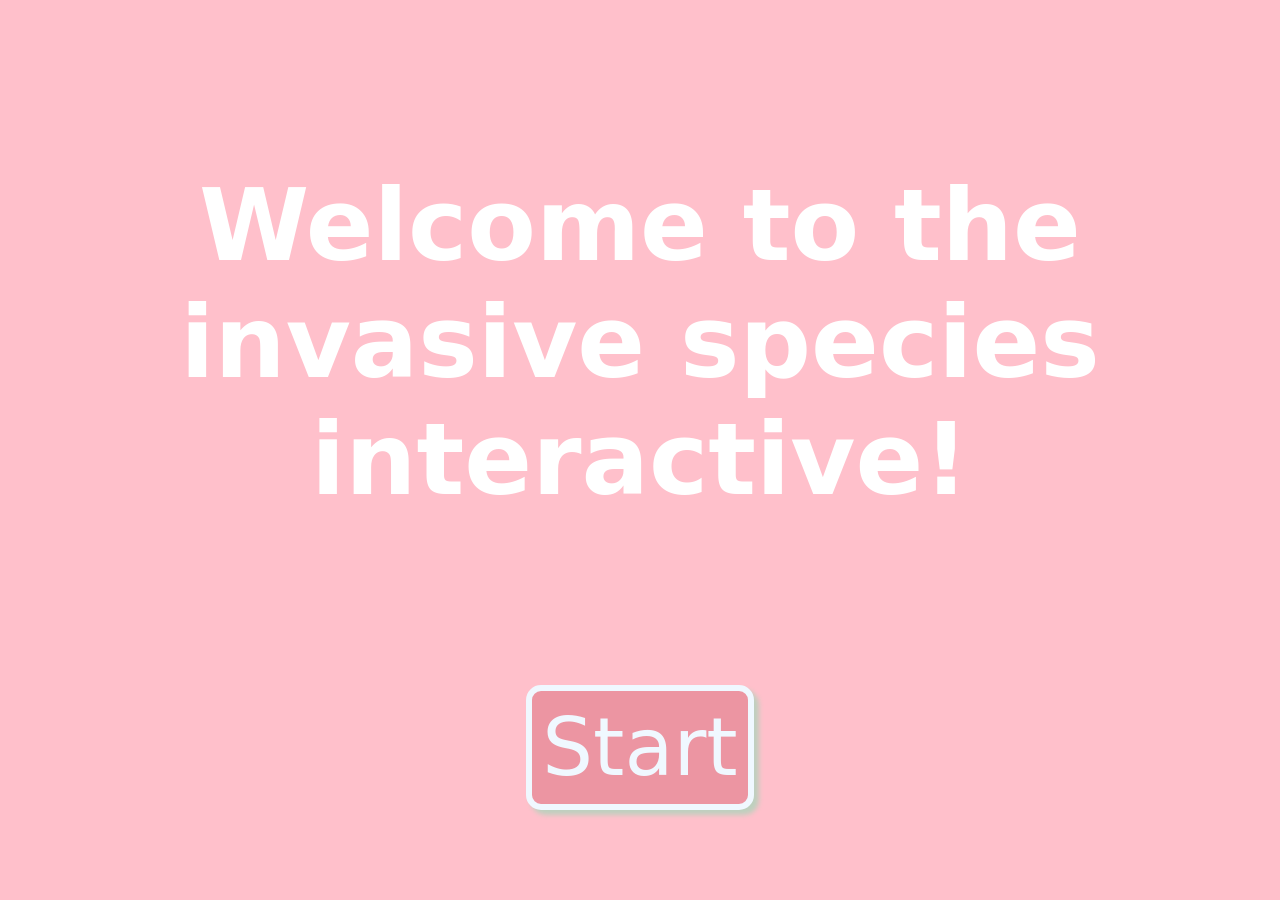
<file: bio isp/index.html>
<!DOCTYPE html>
<html lang="en">
<head>
    <link rel="Stylesheet" href="Stylesheet.css">
</head>

<body>
   <h1>Welcome to the invasive species interactive!</h1>
       
       
   <div class=hyperlink> </div><a href="newpage.html">Start</a>

 

</div>
</body>
</file>
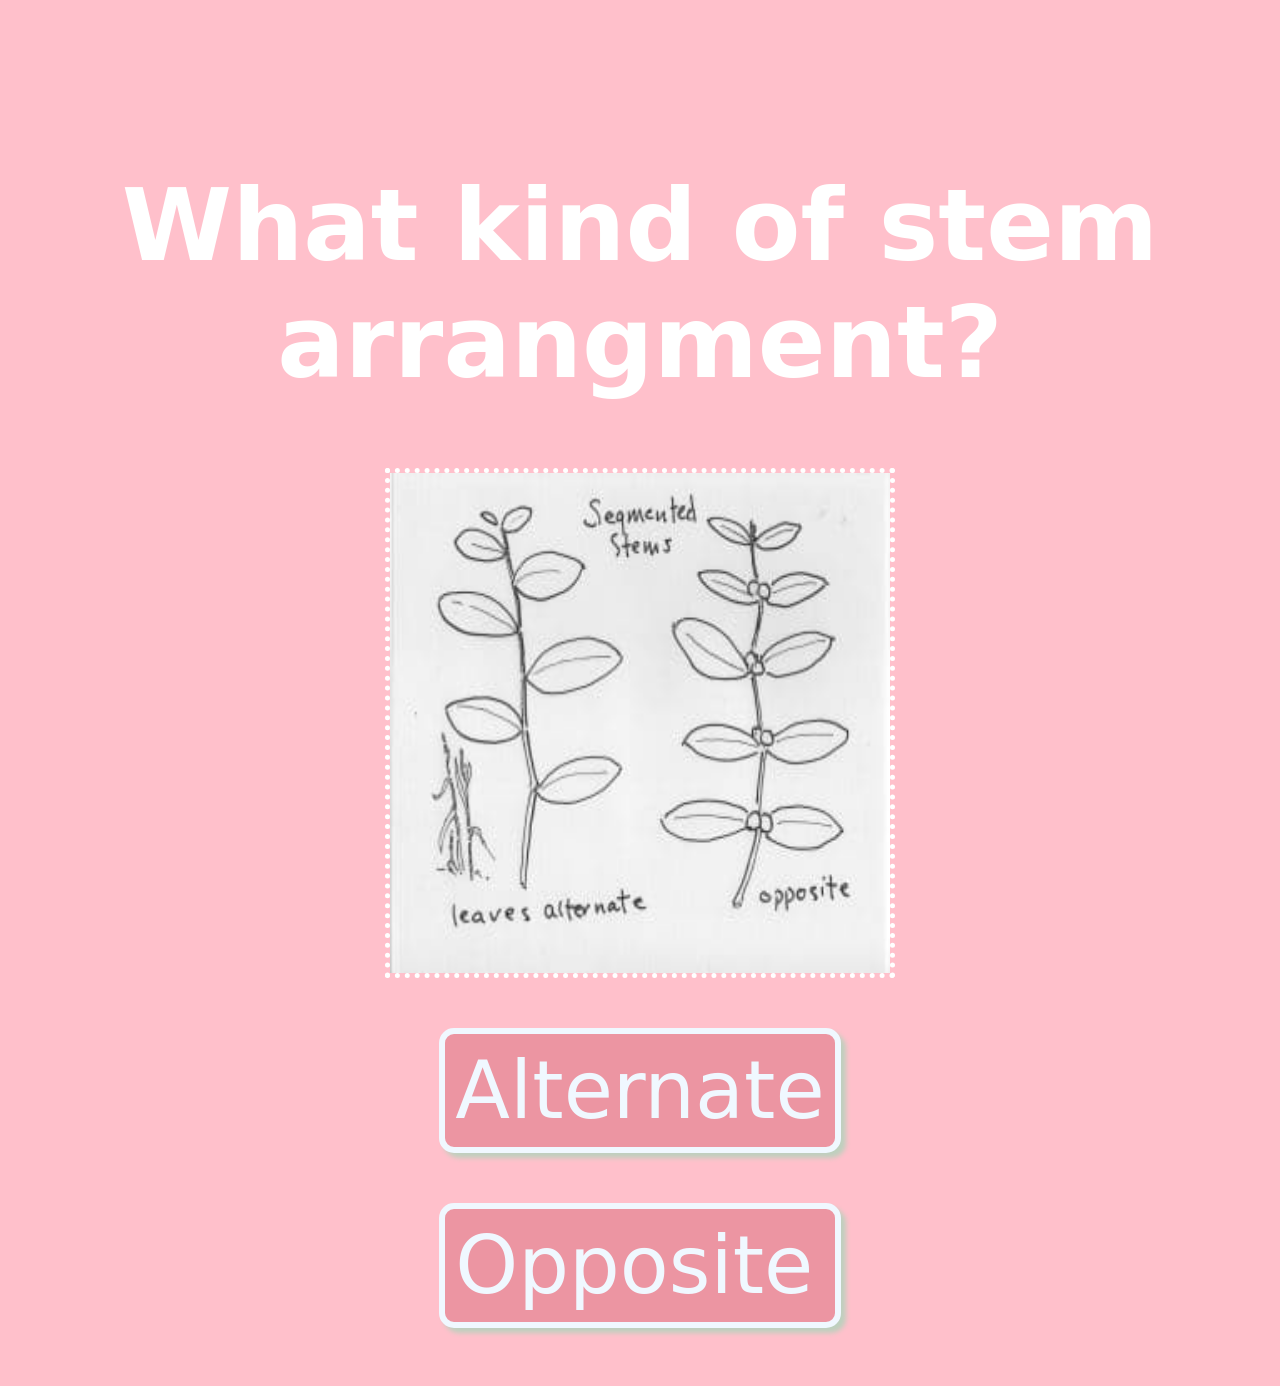
<file: bio isp/newpage.html>
<!DOCTYPE html>
<html lang="en">
<head>
    <link rel="Stylesheet" href="Stylesheet.css">

    <body>
        <h1>What kind of stem arrangment?</h1>
        <img  src="alternate-stem.jpeg">

        <div class="hyperlink">

        <a href="newpagealternate.html">Alternate</a>
       
      <a href="newpageopposite.html">Opposite</a>


</div>
    </body>
</file>
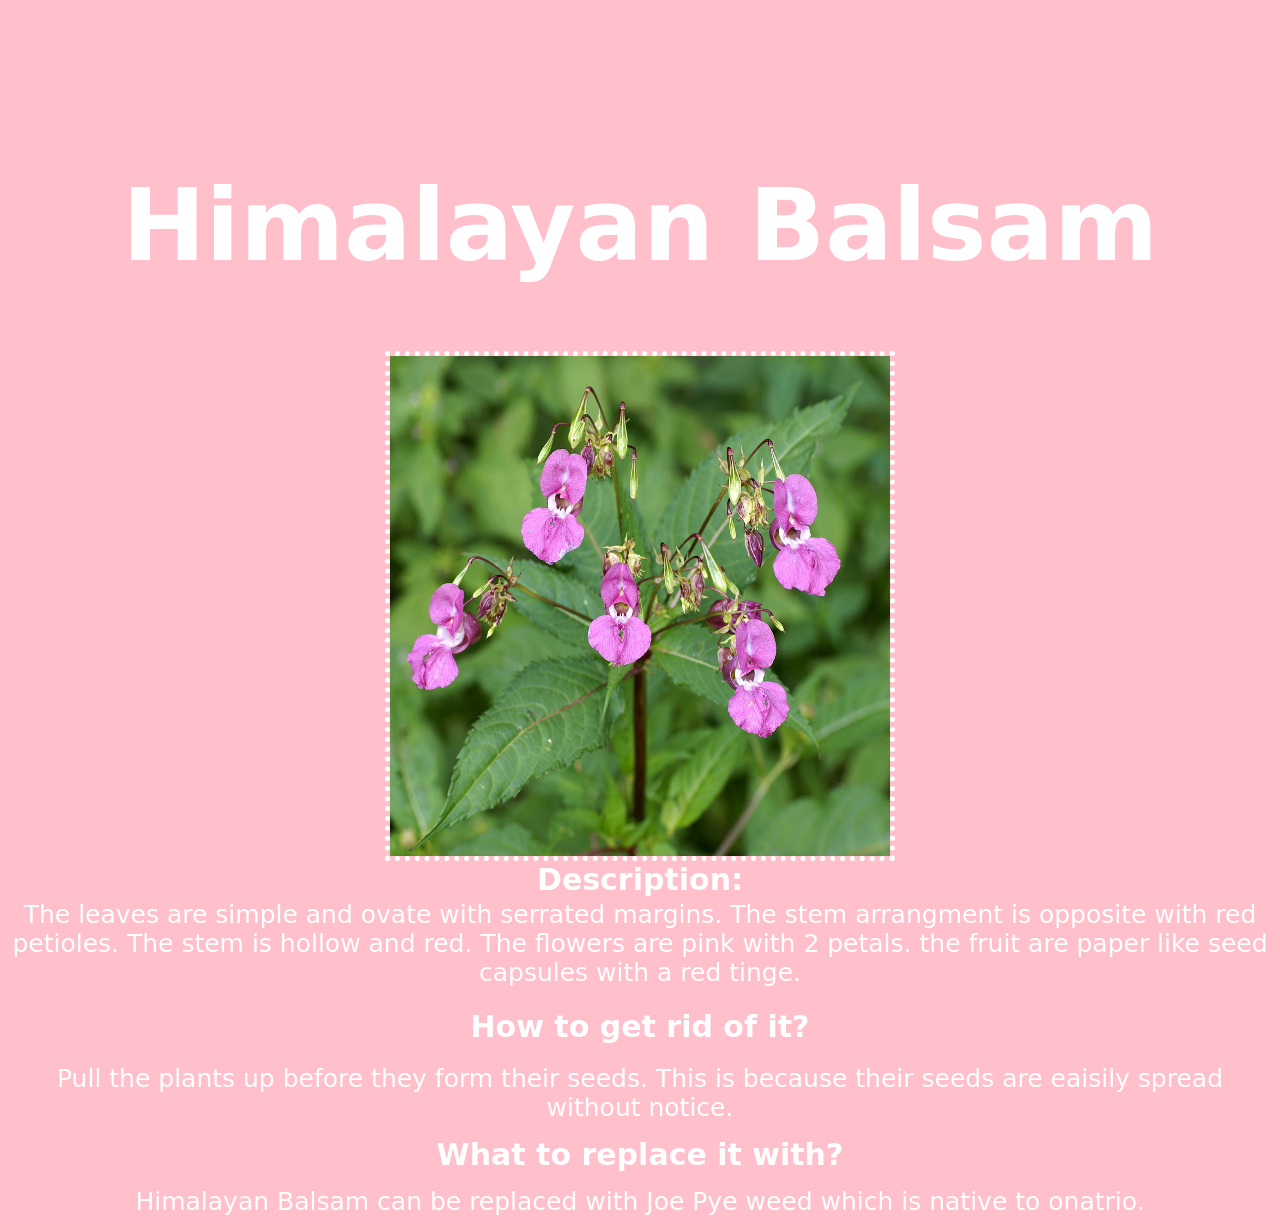
<file: bio isp/newpage2.html>
<!DOCTYPE html>
<html lang="en">
<head>
    <link rel="Stylesheet" href="Stylesheet.css">

    <body>
       <body>
        <h1>Himalayan Balsam</h1>
        <img src="balsam.jpg">

        <h2>
            Description:
        </h2>

        <p>
         The leaves are simple and ovate with serrated margins. The stem arrangment is opposite with red petioles. The stem is hollow and red. The flowers are pink with 2 petals. the fruit are paper like seed capsules with a red tinge. 
        </p>

        <h3>
            How to get rid of it?
        </h3>
    
   <p2>

  Pull the plants up before they form their seeds. This is because their seeds are eaisily spread without notice. 
   <h4>
What to replace it with?
   </h4>
           <p3>
            Himalayan Balsam can be replaced with Joe Pye weed which is native to onatrio. 
        </p3>
    </body>
    </body>
</file>
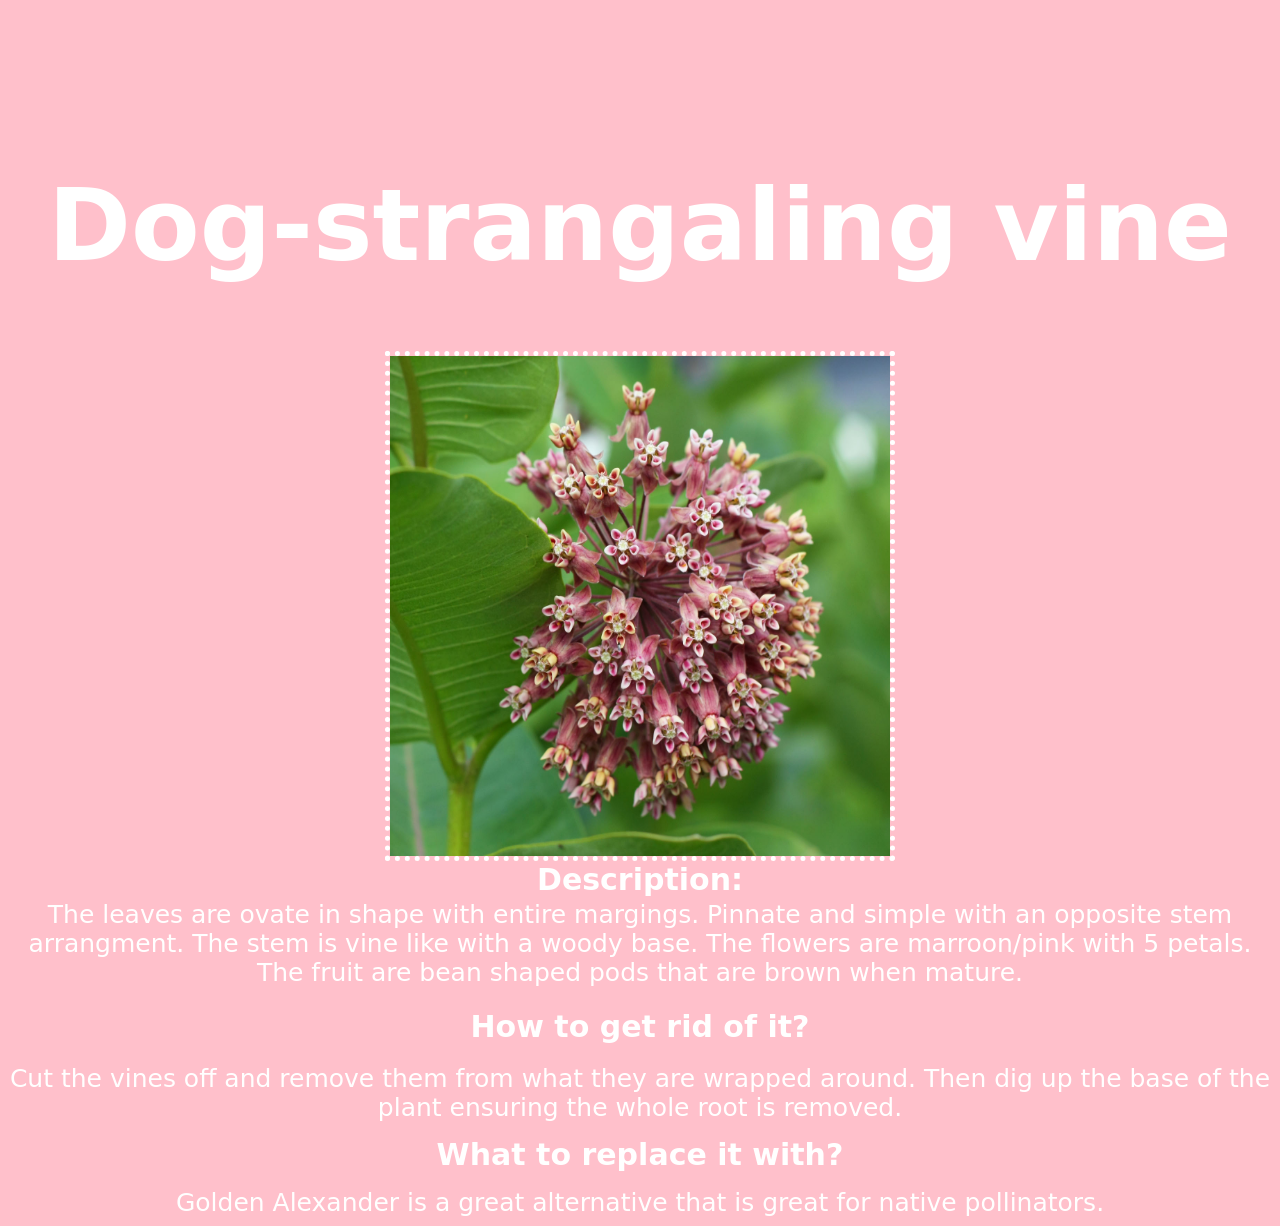
<file: bio isp/newpage5.html>
<!DOCTYPE html>
<html lang="en">
<head>
    <link rel="Stylesheet" href="Stylesheet.css">

    <body>
       <body>
        <h1>Dog-strangaling vine </h1>
        <img src="dog.jpg">

        <h2>
            Description:
        </h2>

        <p>
       The leaves are ovate in shape with entire margings. Pinnate and simple with an opposite stem arrangment. The stem is vine like with a woody base. The flowers are marroon/pink with 5 petals. The fruit are bean shaped pods that are brown when mature. 
        </p>

        <h3>
            How to get rid of it?
        </h3>
    
   <p2>

 Cut the vines off and remove them from what they are wrapped around. Then dig up the base of the plant ensuring the whole root is removed. 
   </p2>
   <h4>
What to replace it with?
   </h4>
           <p3>
          Golden Alexander is a great alternative that is great for native pollinators. 
        </p3>
    </body>
    </body>
</file>
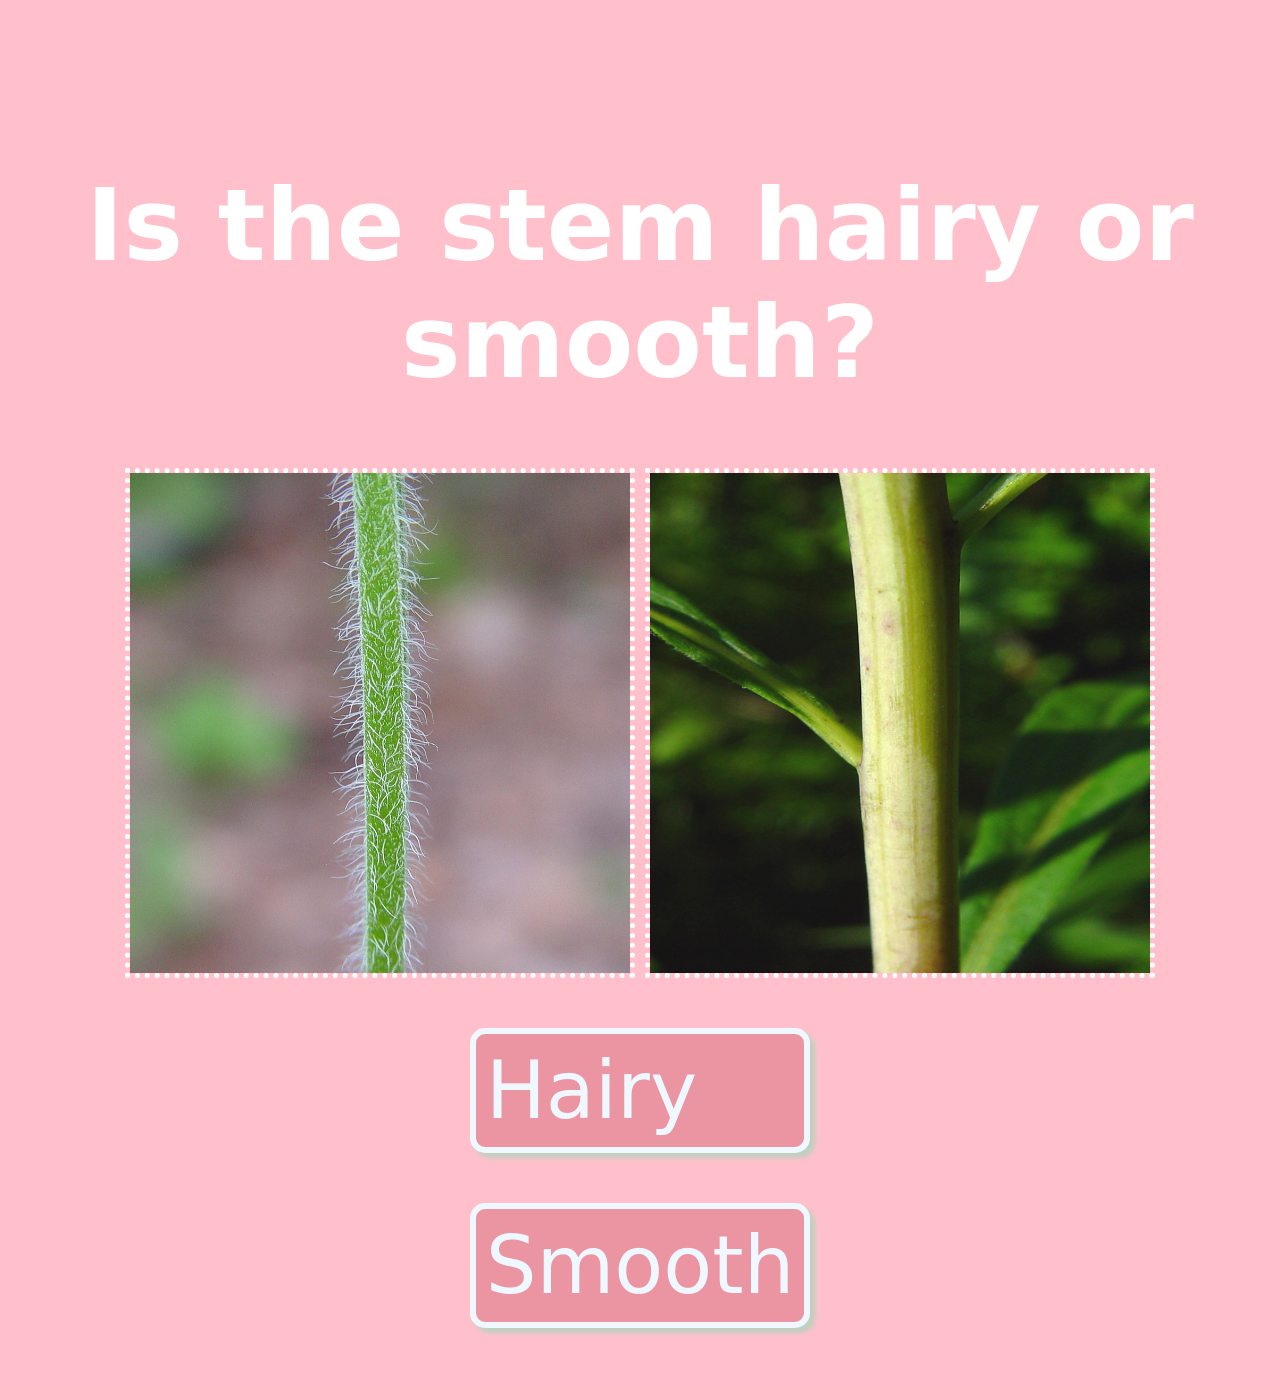
<file: bio isp/newpagealternate.html>
<!DOCTYPE html>
<html lang="en">
<head>
    <link rel="Stylesheet" href="Stylesheet.css">

    <body>
      <h1> Is the stem hairy or smooth?</h1>  
      </div>
 <div class="examples">         
<img  src="hairy-stem.jpg">
<img  src="smooth-stem.jpg">
</div>
    <div class="hyperlink">
        <a href="newpagehairy.html"> Hairy</a>
           <a href="newpagesmooth.html">Smooth</a>

    </body>
</file>
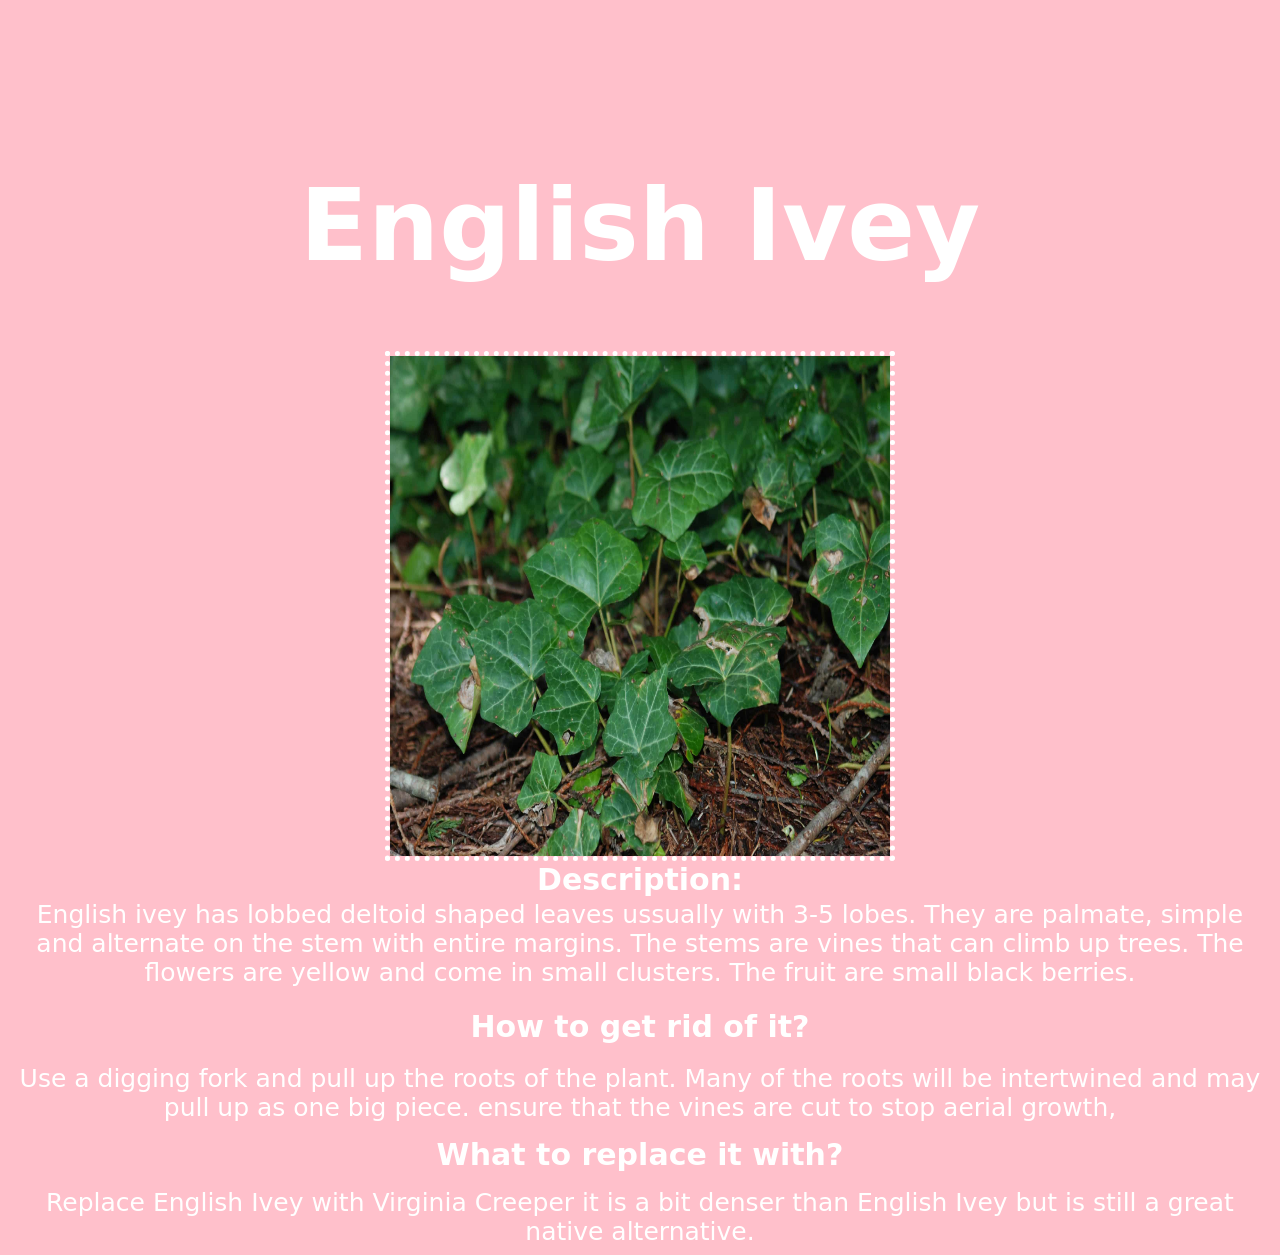
<file: bio isp/newpagegreen.html>
<!DOCTYPE html>
<html lang="en">
<head>
    <link rel="Stylesheet" href="Stylesheet.css">

    <body>
       <body>
        <h1>English Ivey</h1>
        <img src="ivey.jpg">

        <h2>
            Description:
        </h2>

        <p>
           English ivey has lobbed deltoid shaped leaves ussually with 3-5 lobes. They are palmate, simple and alternate on the stem with entire margins. The stems are vines that can climb up trees. The flowers are yellow and come in small clusters. The fruit are small black berries. 
        </p>

        <h3>
            How to get rid of it?
        </h3>
    
   <p2>

   Use a digging fork and pull up the roots of the plant. Many of the roots will be intertwined and may pull up as one big piece. ensure that the vines are cut to stop aerial growth,


   </p2>
   <h4>
What to replace it with?
   </h4>
           <p3>
           Replace English Ivey with Virginia Creeper it is a bit denser than English Ivey but is still a great native alternative. 
           </p3>
    </body>
    </body>
</file>
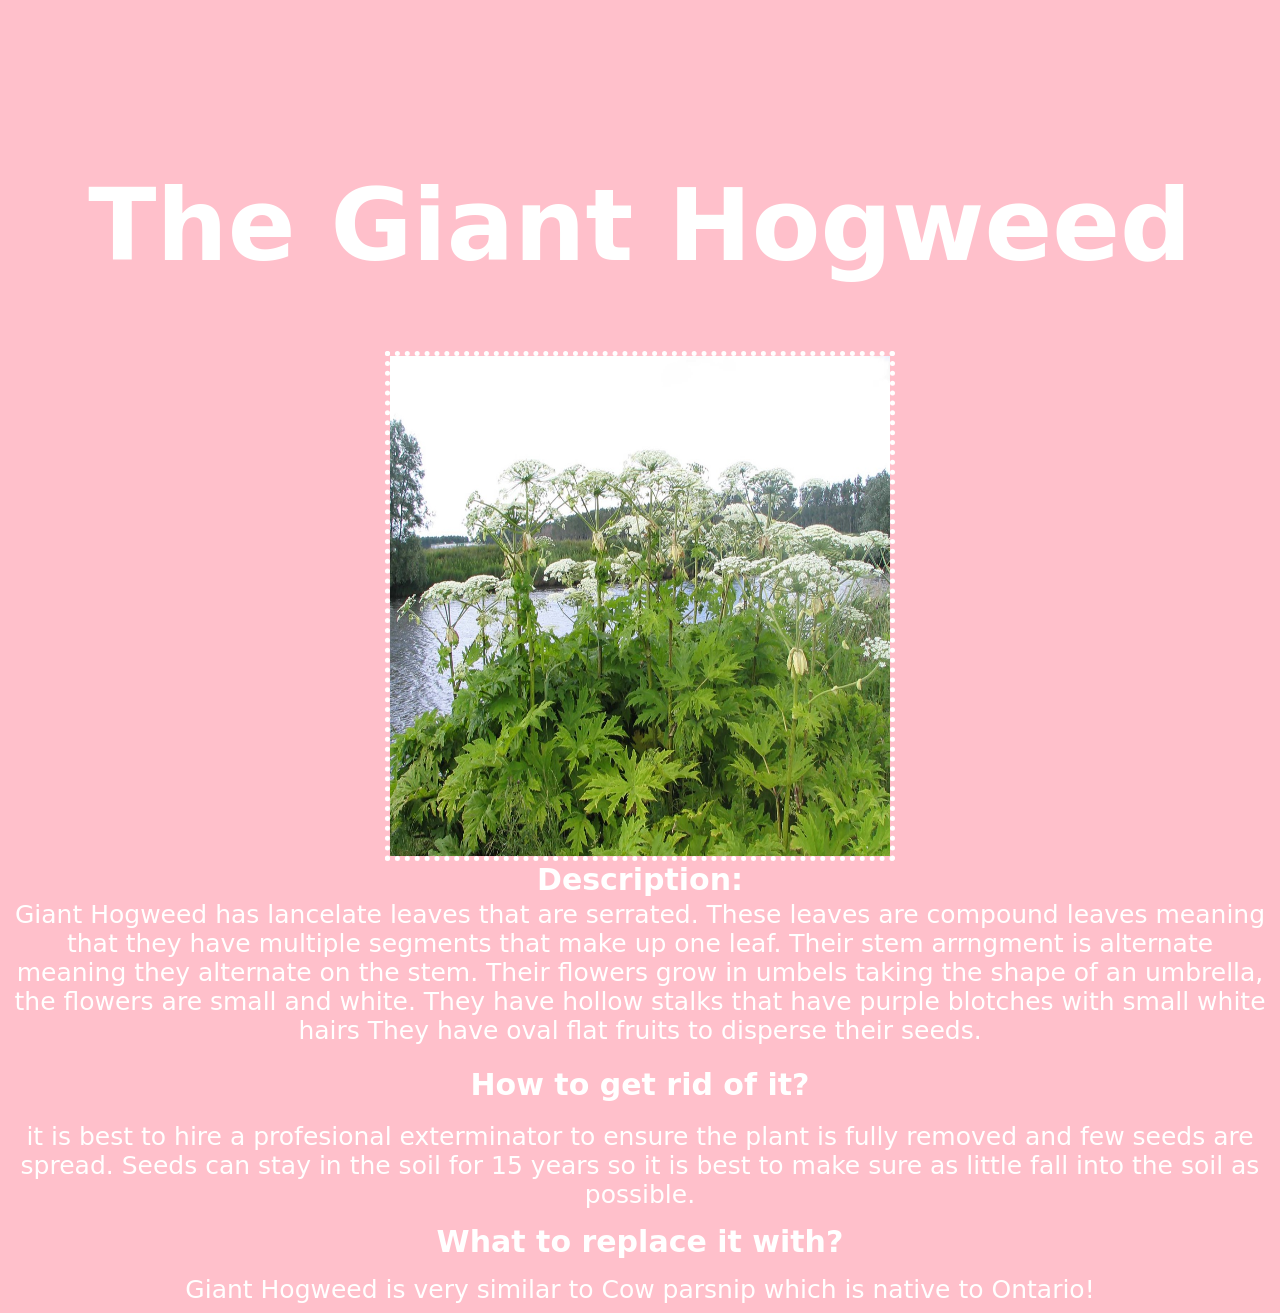
<file: bio isp/newpagehairy.html>
<!DOCTYPE html>
<html lang="en">
<head>
    <link rel="Stylesheet" href="Stylesheet.css">

    <body>
        <h1>The Giant Hogweed</h1>
        
            
<img  src="giant-hogweed.jpg">
   <h2>
            Description:
        </h2>
        <p> Giant Hogweed has lancelate leaves that are serrated. These leaves are compound leaves meaning that they have multiple segments that make up one leaf. Their stem arrngment is alternate meaning they alternate on the stem.
            
        Their flowers grow in umbels taking the shape of an umbrella, the flowers are small and white. 

        They have hollow stalks that have purple blotches with small white hairs 

        They have oval flat fruits to disperse their seeds.
        </p>
        <h3>
            How to get rid of it?
        </h3>
      <p2>
        
        it is best to hire a profesional exterminator to ensure the plant is fully removed and few seeds are spread. Seeds can stay in the soil for 15 years so it is best to make sure as little fall into the soil as possible. 
      </p2>
<h4>
    What to replace it with?
</h4>
      <p3>
Giant Hogweed is very similar to Cow parsnip which is native to Ontario!
      </p3>
    </body>
</file>
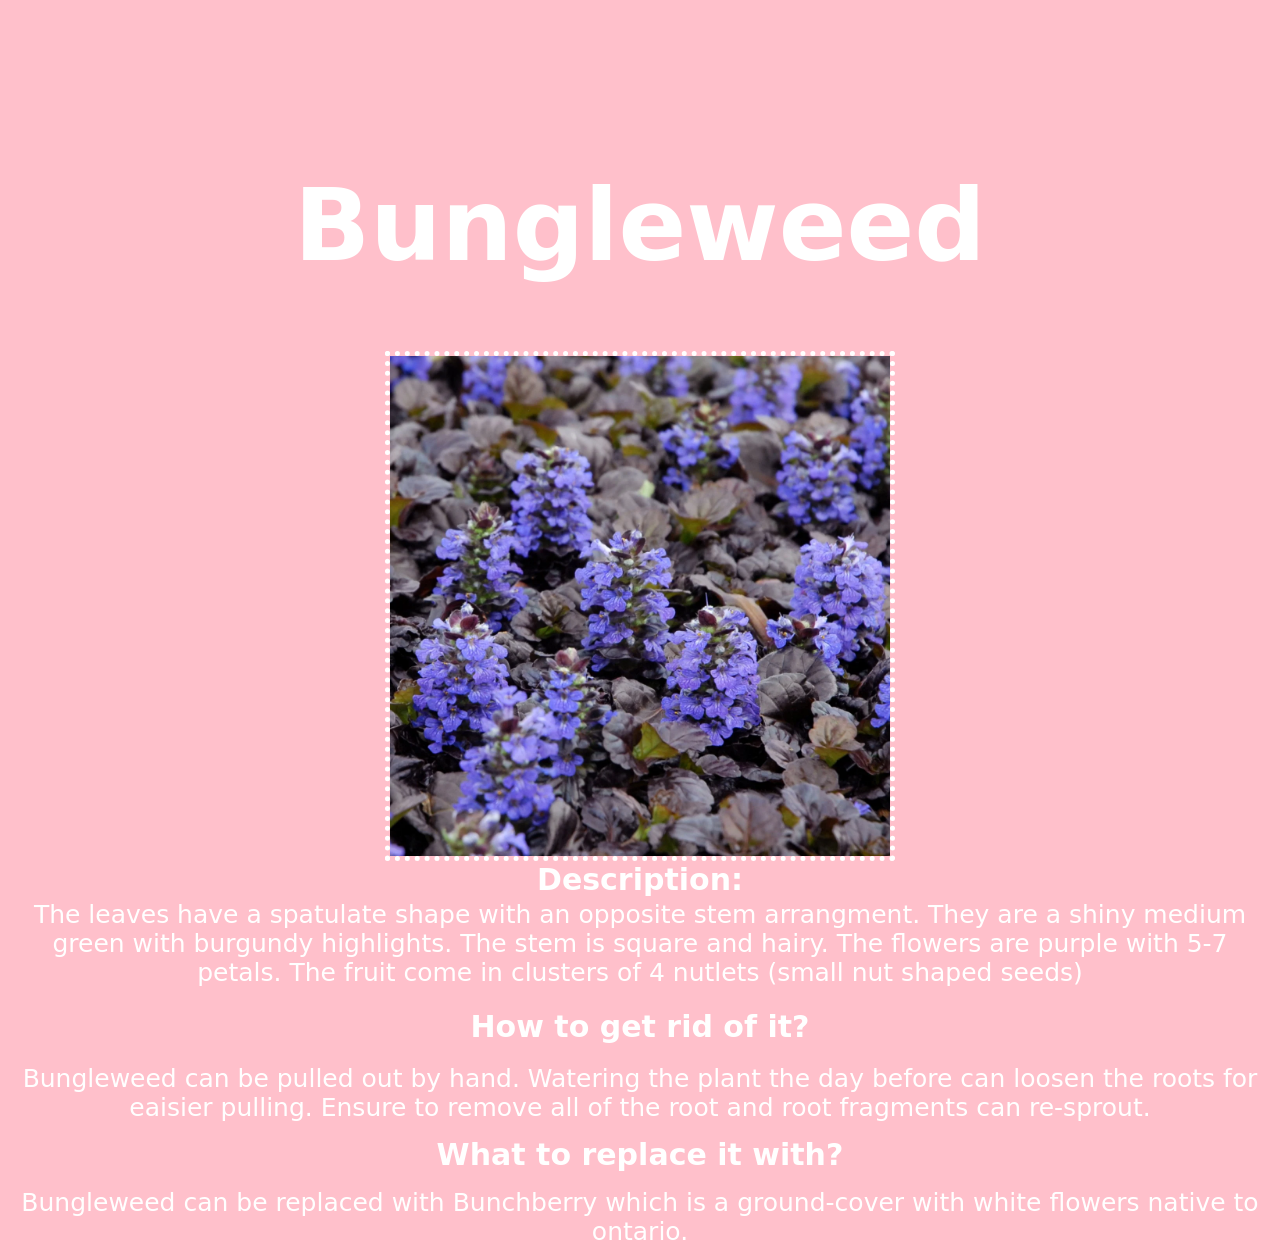
<file: bio isp/newpagehairy2.html>
<!DOCTYPE html>
<html lang="en">
<head>
    <link rel="Stylesheet" href="Stylesheet.css">

    <body>
       <body>
        <h1>Bungleweed</h1>

<img src="bun.webp">

        <h2>
            Description:
        </h2>

        <p>
         The leaves have a spatulate shape with an opposite stem arrangment. They are a shiny medium green with burgundy highlights. The stem is square and hairy. The flowers are purple with 5-7 petals. The fruit come in clusters of 4 nutlets (small nut shaped seeds)

        </p>

        <h3>
            How to get rid of it?
        </h3>
    
   <p2>

   Bungleweed can be pulled out by hand. Watering the plant the day before can loosen the roots for eaisier pulling. Ensure to remove all of the root and root fragments can re-sprout.
   </p2>
   <h4>
What to replace it with?
   </h4>
           <p3>
          Bungleweed can be replaced with Bunchberry which is a ground-cover with white flowers native to ontario. </p3>

    </body>
    </body>
</file>
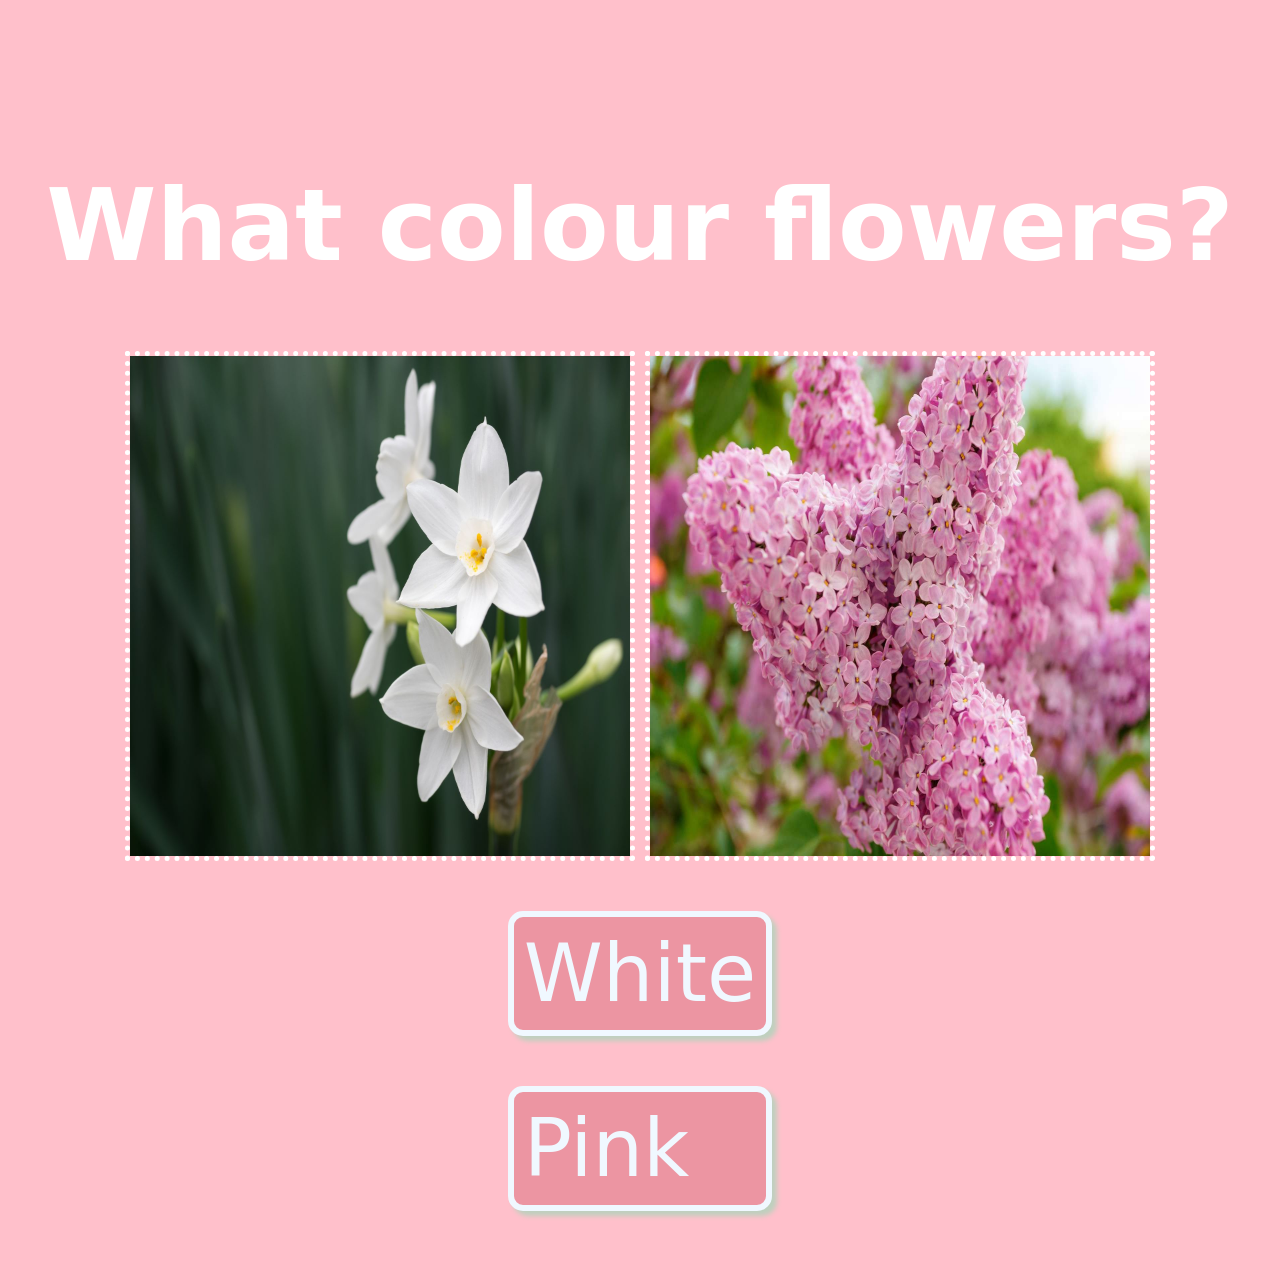
<file: bio isp/newpageherb.html>
<!DOCTYPE html>
<html lang="en">
<head>
    <link rel="Stylesheet" href="Stylesheet.css">

    <body>
      <h1>What colour flowers?</h1>  
      </div>
 <div class="examples">         
<img  src="white.jpg">
<img  src="pink.jpg">
</div>
    <div class="hyperlink">
        <a href="newpagewhite.html"> White</a>
           <a href="newpagepink.html">Pink</a>

    </body>
</file>
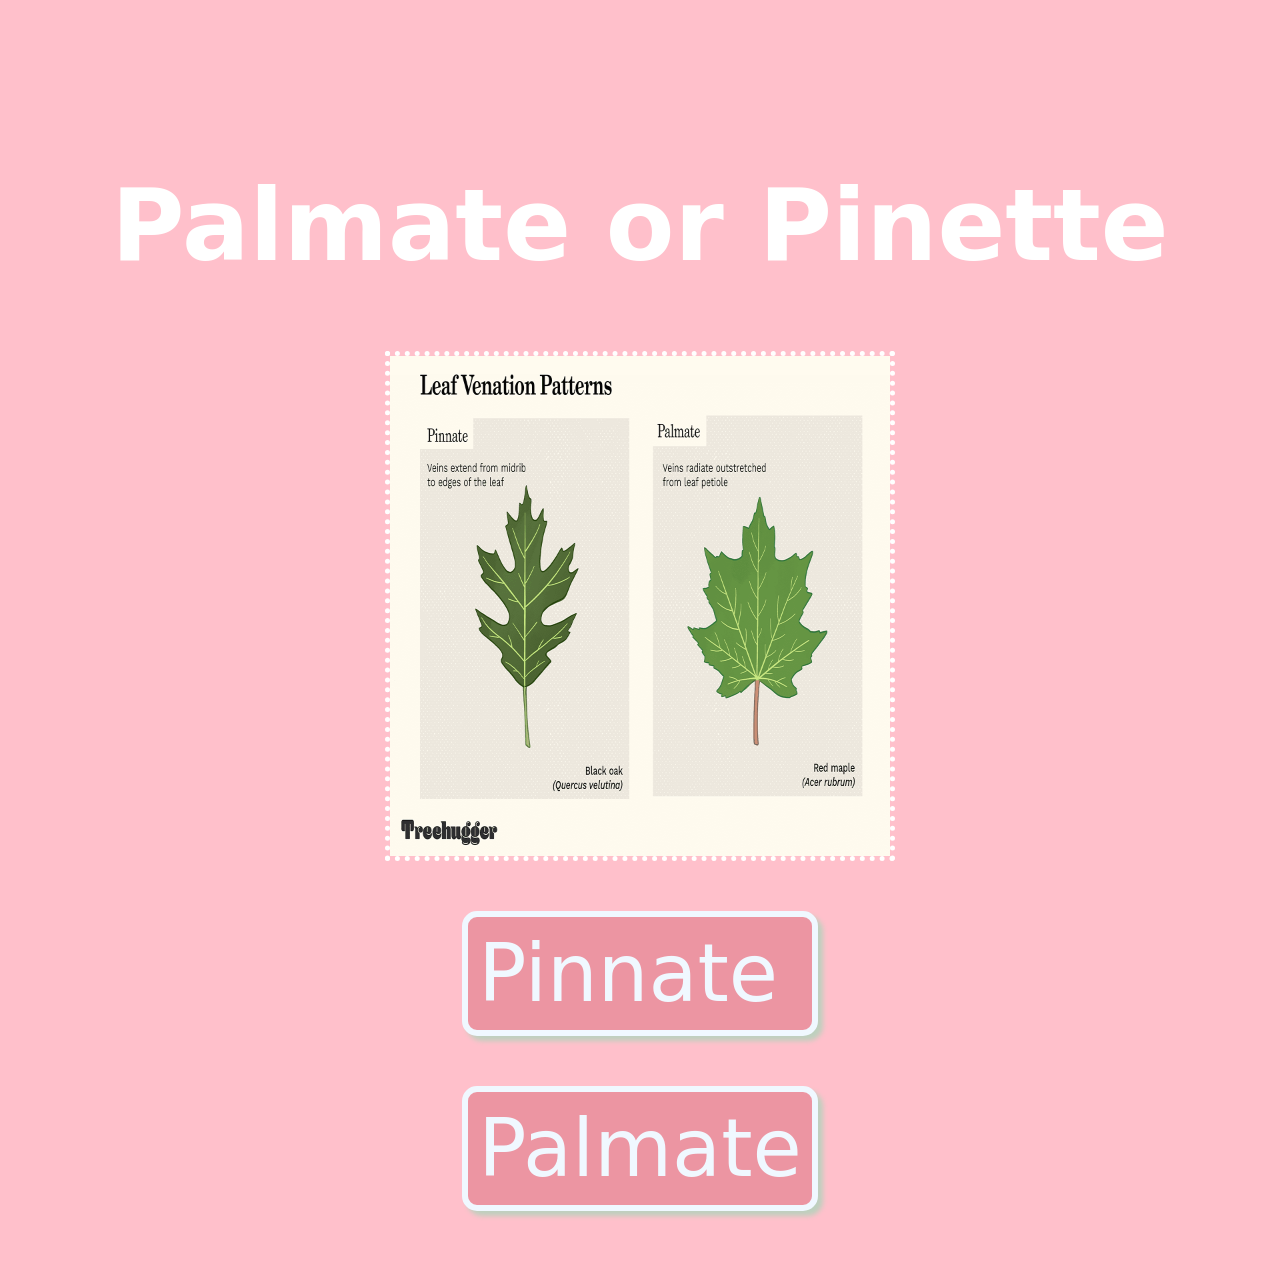
<file: bio isp/newpageopposite.html>
<!DOCTYPE html>
<html lang="en">
<head>
    <link rel="Stylesheet" href="Stylesheet.css">

    <body>
      <h1> Palmate or Pinette</h1>  
      </div>
 <div>        
<img  src="pinnate.png">

</div>
    <div class="hyperlink">
        <a href="newpagepinnate.html"> Pinnate</a>
           <a href="newpagepalmate.html">Palmate</a>

    </body>
</file>
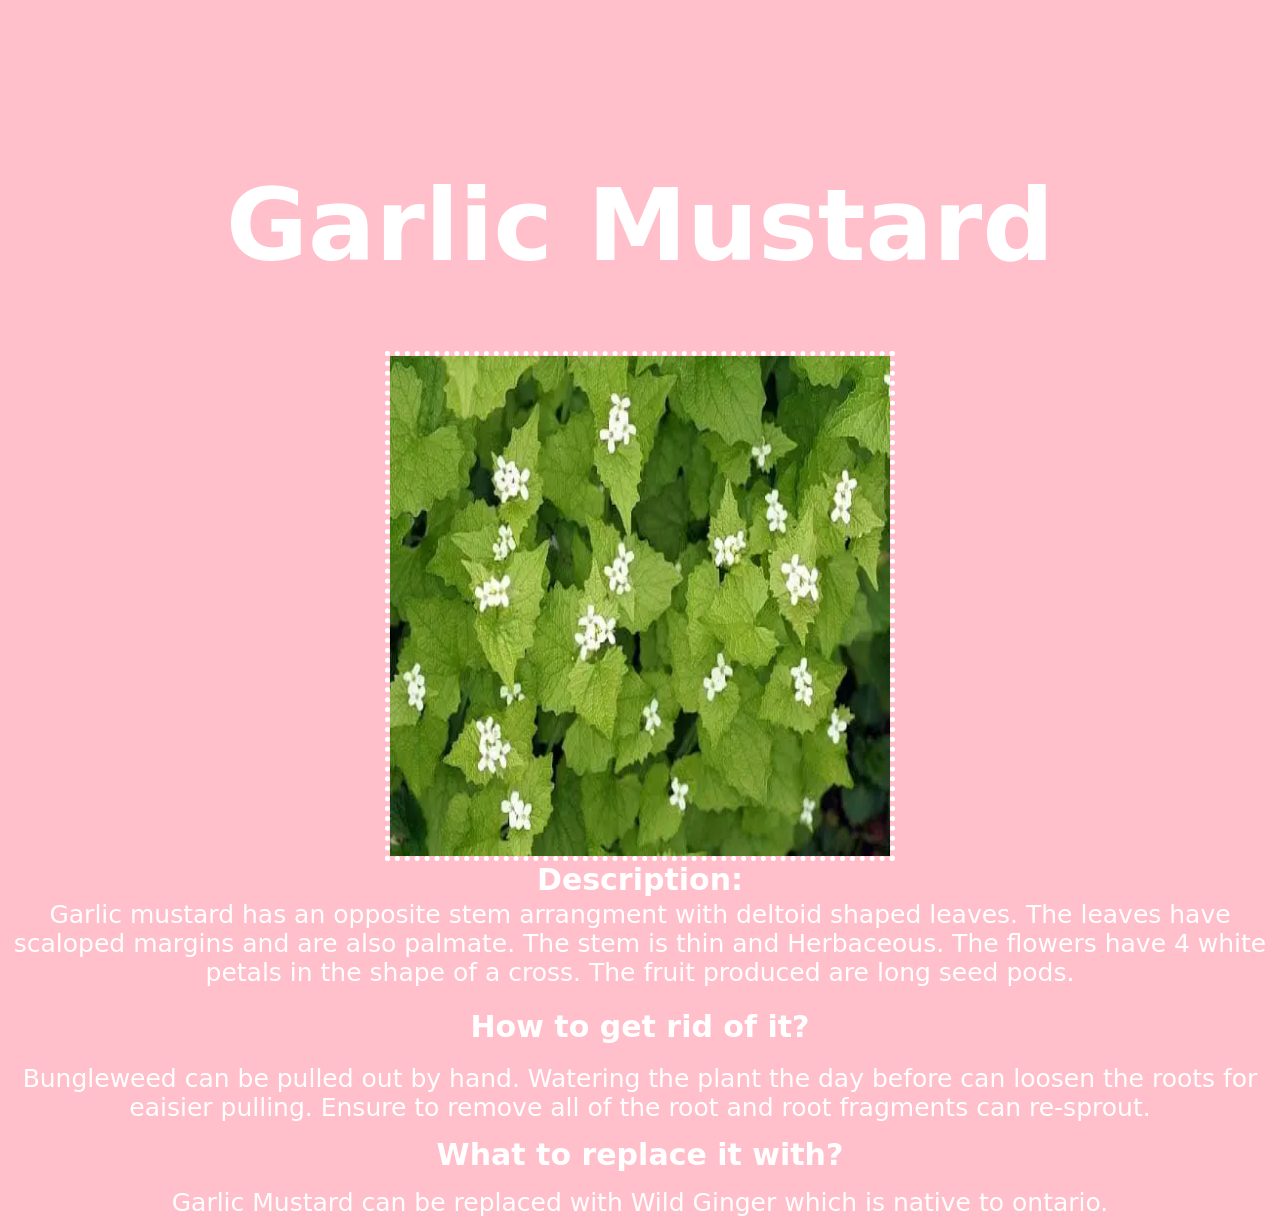
<file: bio isp/newpagepalmate.html>
<!DOCTYPE html>
<html lang="en">
<head>
    <link rel="Stylesheet" href="Stylesheet.css">

    <body>
       <body>
        <h1>Garlic Mustard</h1>
        <img src="garlic-mustard.webp">

        <h2>
            Description:
        </h2>

        <p>
         Garlic mustard has an opposite stem arrangment with deltoid shaped leaves. The leaves have scaloped margins and are also palmate. The stem is thin and Herbaceous. The flowers have 4 white petals in the shape of a cross. The fruit produced are long seed pods.
        </p>

        <h3>
            How to get rid of it?
        </h3>
    
   <p2>

   Bungleweed can be pulled out by hand. Watering the plant the day before can loosen the roots for eaisier pulling. Ensure to remove all of the root and root fragments can re-sprout.
   </p2>
   <h4>
What to replace it with?
   </h4>
           <p3>
            Garlic Mustard can be replaced with Wild Ginger which is native to ontario. 
        </p3>
    </body>
    </body>
</file>
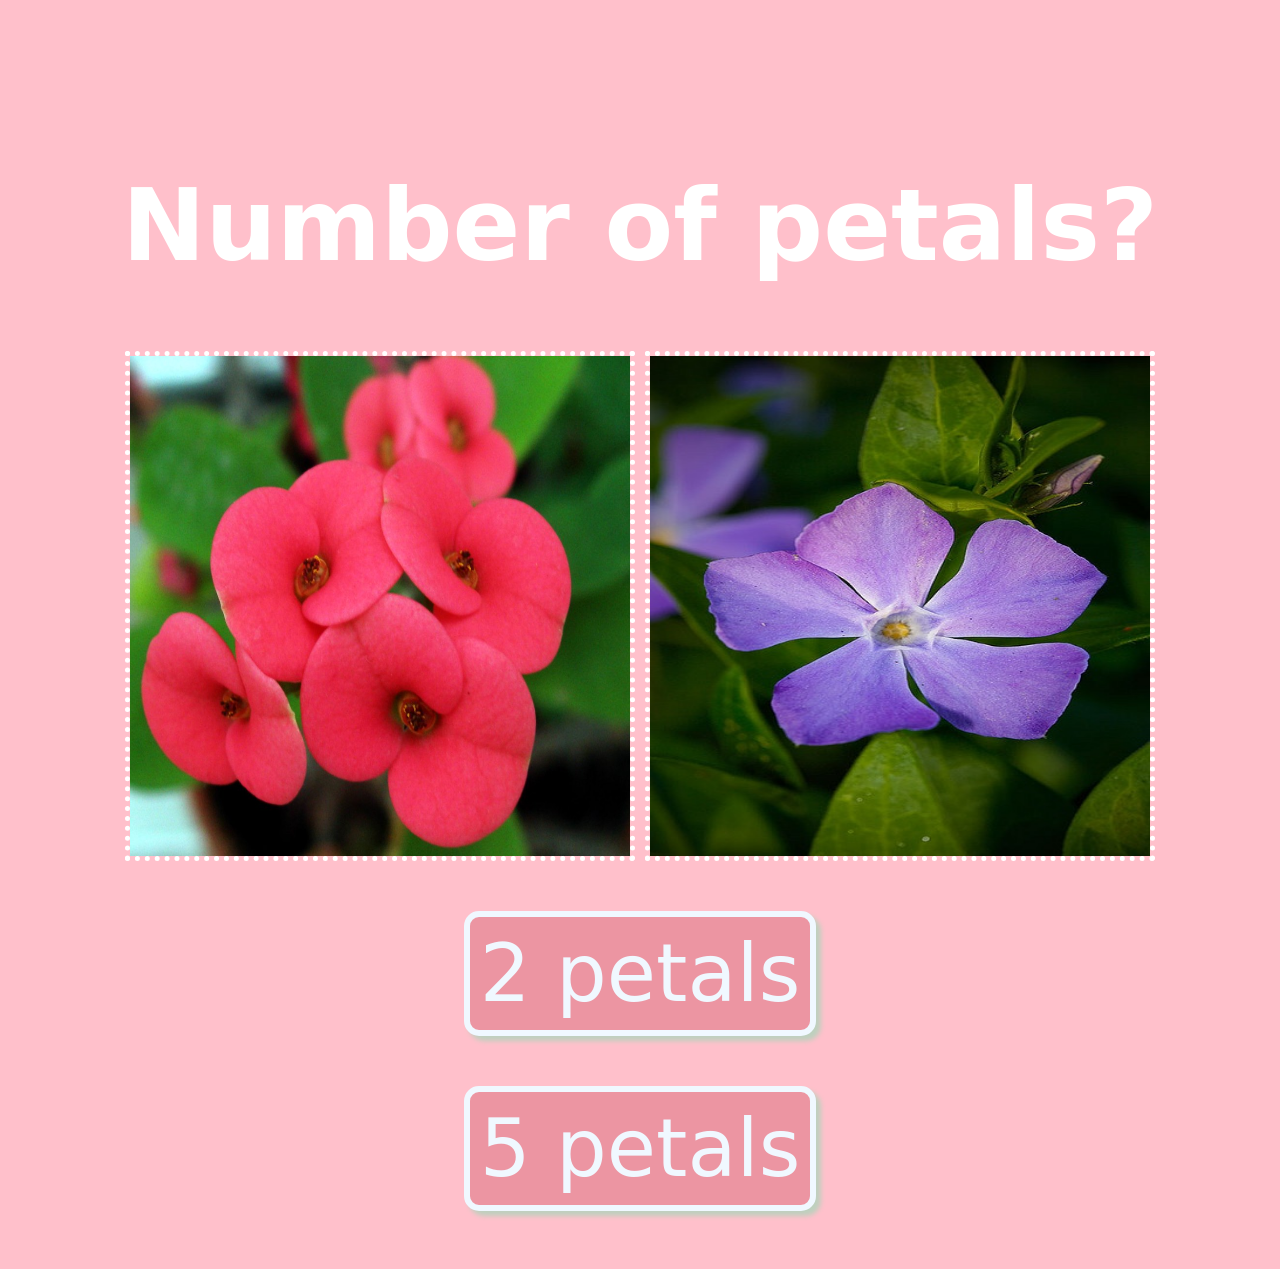
<file: bio isp/newpagepink.html>
<!DOCTYPE html>
<html lang="en">
<head>
    <link rel="Stylesheet" href="Stylesheet.css">

    <body>
        <h1>Number of petals?</h1>

         <div class="examples">   
        <img  src="2.jpg">
<img  src="5.jpg">
</div>
        <div class="hyperlink">

        <a href="newpage2.html">2 petals</a>
       
      <a href="newpage5.html">5 petals</a>


</div>
    </body>
</file>
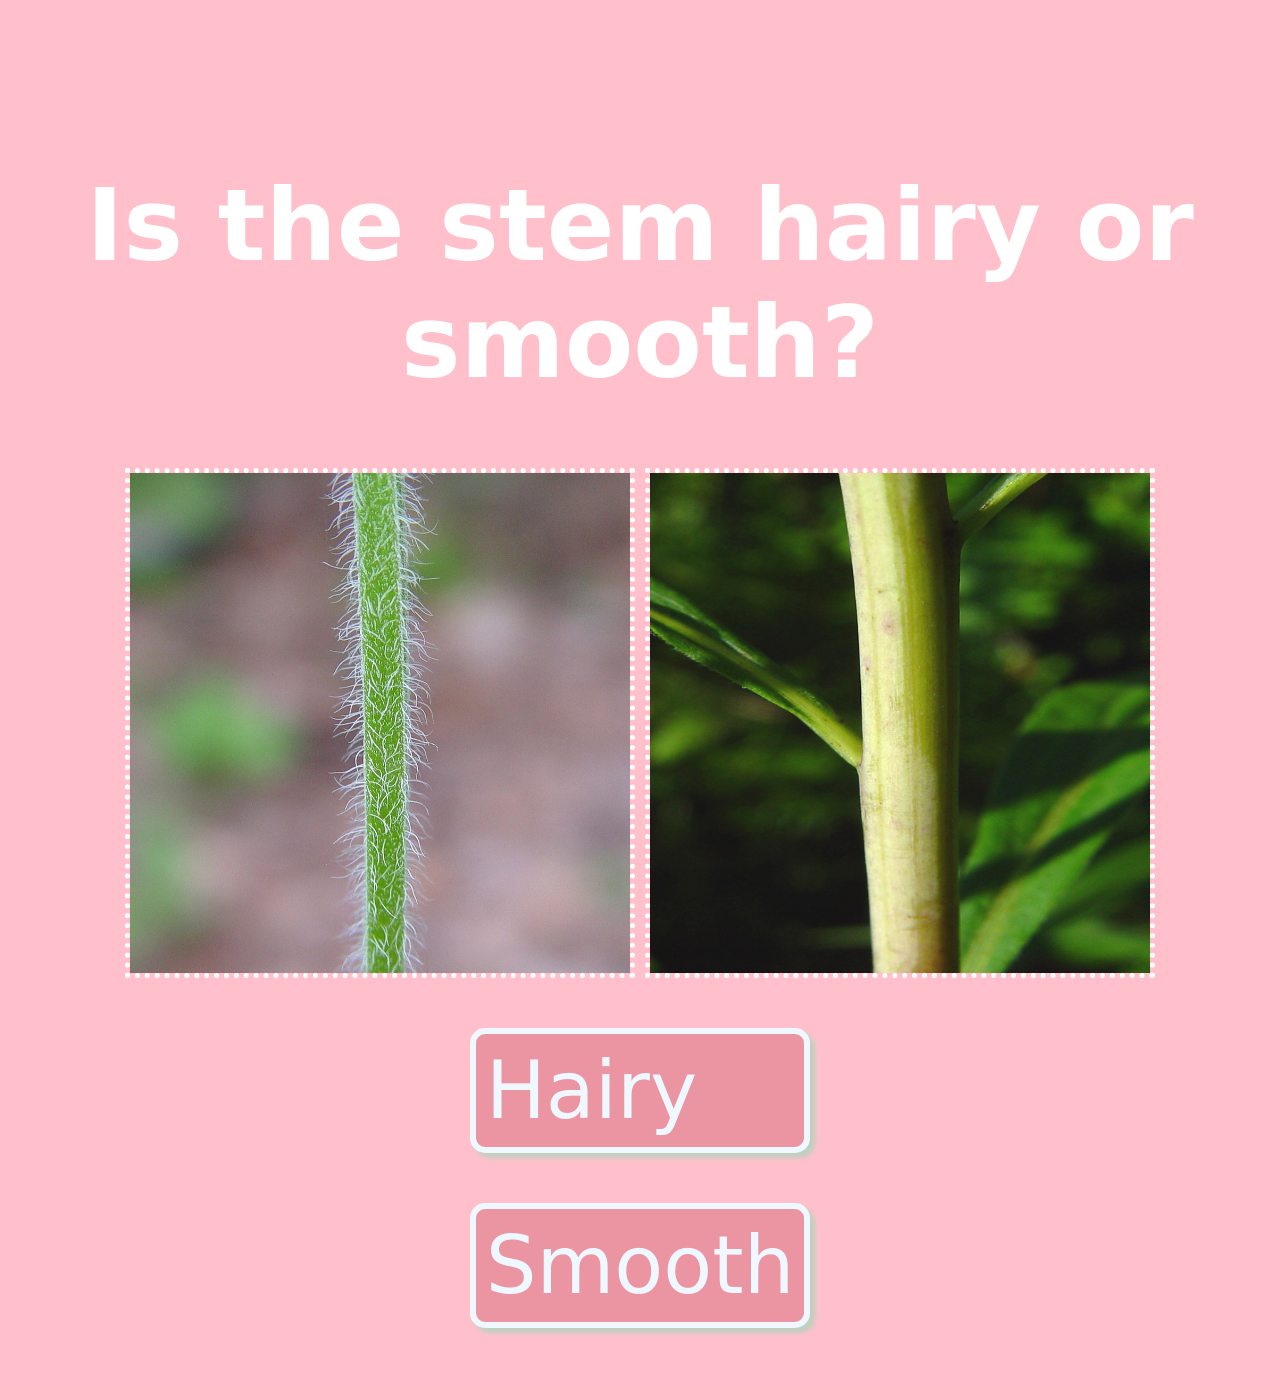
<file: bio isp/newpagepinnate.html>
<!DOCTYPE html>
<html lang="en">
<head>
    <link rel="Stylesheet" href="Stylesheet.css">

    <body>
      <h1> Is the stem hairy or smooth?</h1>  
      </div>
 <div class="examples">         
<img  src="hairy-stem.jpg">
<img  src="smooth-stem.jpg">
</div>
    <div class="hyperlink">
        <a href="newpagehairy2.html"> Hairy</a>
           <a href="newpagesmooth2.html">Smooth</a>

    </body>
</file>
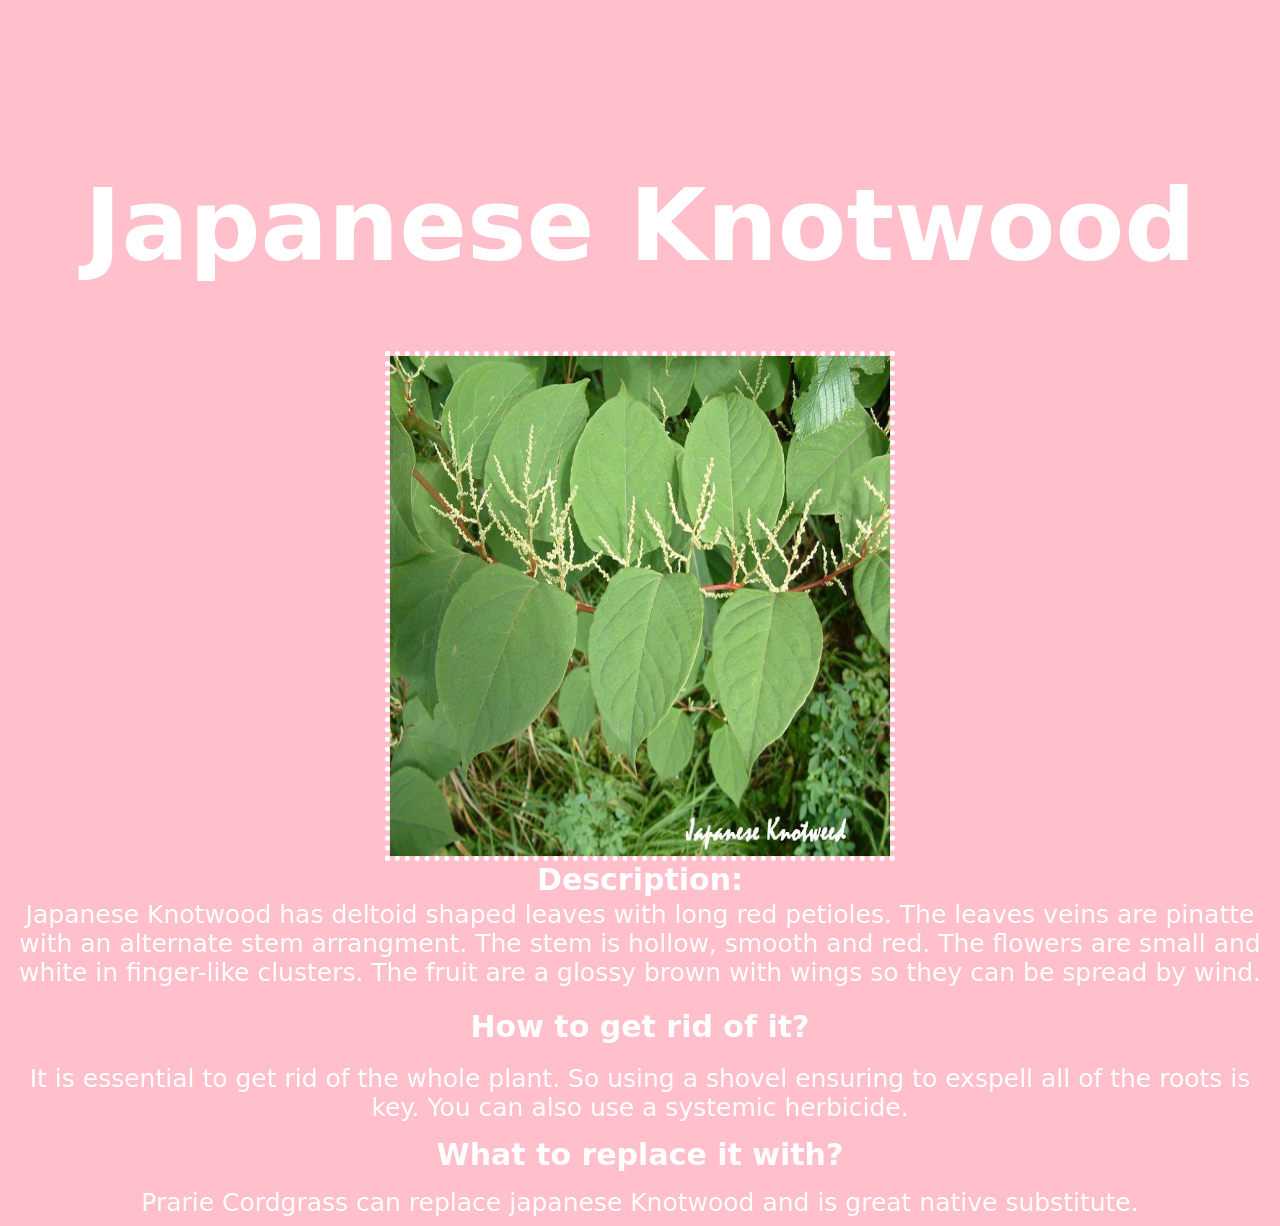
<file: bio isp/newpagered.html>
<!DOCTYPE html>
<html lang="en">
<head>
    <link rel="Stylesheet" href="Stylesheet.css">

    <body>
        <h1>Japanese Knotwood</h1>
        <img src="japensese.jpeg">

        <h2>
            Description:
        </h2>

        <p>
            Japanese Knotwood has deltoid shaped leaves with long red petioles. The leaves veins are pinatte with an alternate stem arrangment. The stem is hollow, smooth and red. The flowers are small and white in finger-like clusters. The fruit are a glossy brown with wings so they can be spread by wind.

        </p>

        <h3>
            How to get rid of it?
        </h3>
    
   <p2>

    It is essential to get rid of the whole plant. So using a shovel ensuring to exspell all of the roots is key. You can also use a systemic herbicide.

   </p2>
   <h4>
What to replace it with?
   </h4>
           <p3>
            Prarie Cordgrass can replace japanese Knotwood and is great native substitute. 
           </p3>
    </body>
</file>
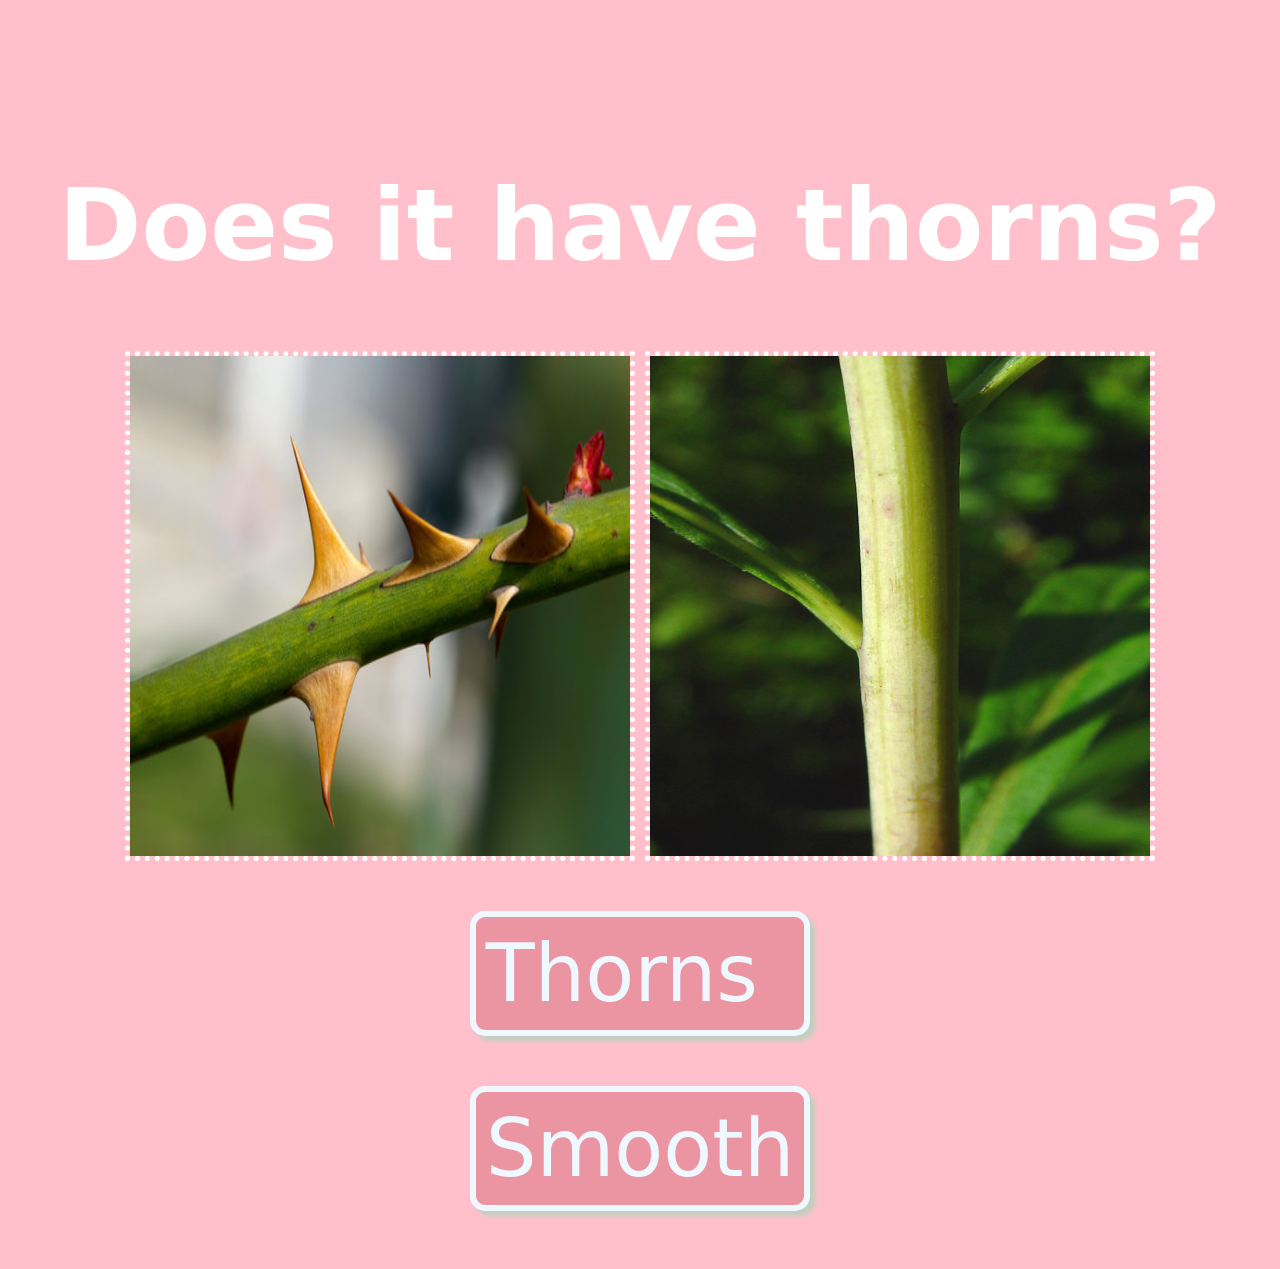
<file: bio isp/newpagesmooth2.html>
<!DOCTYPE html>
<html lang="en">
<head>
    <link rel="Stylesheet" href="Stylesheet.css">

    <body>
      <h1> Does it have thorns?</h1>  
      </div>
 <div class="examples">         
<img  src="thorns.jpg">
<img  src="smooth-stem.jpg">
</div>
    <div class="hyperlink">
        <a href="newpagethorn.html"> Thorns</a>
           <a href="newpagesmooth3.html">Smooth</a>

    </body>
</file>
<file: bio isp/Stylesheet.css>
body {
    background-color: pink;
    display: flex;
    flex-direction:column;
    align-items:center;
margin-top:  100px;


}

h1{
    color: white;
    text-align: center;
    font-family: system-ui, -apple-system, BlinkMacSystemFont, 'Segoe UI', Roboto, Oxygen, Ubuntu, Cantarell, 'Open Sans', 'Helvetica Neue', sans-serif;
font-size: 100px;
}

h2{ color: white;
    text-align: center;
    font-family: system-ui, -apple-system, BlinkMacSystemFont, 'Segoe UI', Roboto, Oxygen, Ubuntu, Cantarell, 'Open Sans', 'Helvetica Neue', sans-serif;
font-size: 30px;
margin: 1px;
}

h3{color: white;
    text-align: center;
    font-family: system-ui, -apple-system, BlinkMacSystemFont, 'Segoe UI', Roboto, Oxygen, Ubuntu, Cantarell, 'Open Sans', 'Helvetica Neue', sans-serif;
font-size: 30px;
margin: 20px;

}

h4{color: white;
    text-align: center;
    font-family: system-ui, -apple-system, BlinkMacSystemFont, 'Segoe UI', Roboto, Oxygen, Ubuntu, Cantarell, 'Open Sans', 'Helvetica Neue', sans-serif;
font-size: 30px;
margin: 15px;

}


a {
    font-size:80px;
    font-family: system-ui, -apple-system, BlinkMacSystemFont, 'Segoe UI', Roboto, Oxygen, Ubuntu, Cantarell, 'Open Sans', 'Helvetica Neue', sans-serif;
    border-style: solid;
    border-color:aliceblue;
    border-width: 6px;
    padding: 10px;
    box-shadow: 5px 5px 5px rgb(190, 208, 190);
    background-color: rgb(236, 149, 162);
    border-radius: 15px;
    text-decoration: none;
    color:aliceblue
    
    


}


.hyperlink {
display:flex;
flex-direction: column;
margin: 50px;
gap: 50px;
font-family: system-ui, -apple-system, BlinkMacSystemFont, 'Segoe UI', Roboto, Oxygen, Ubuntu, Cantarell, 'Open Sans', 'Helvetica Neue', sans-serif;


}


img { 
 
 display:flex;
 height: 500px;
    width: 500px;
    border-style:dotted ;
border-width:5px ;
border-color: white;
}



.examples{

    display: flex;
    flex-direction:row;
    gap: 10px;
   
}

p{
text-align: center;
    font-size: 25px;
font-family: system-ui, -apple-system, BlinkMacSystemFont, 'Segoe UI', Roboto, Oxygen, Ubuntu, Cantarell, 'Open Sans', 'Helvetica Neue', sans-serif;
color: rgb(255, 255, 255);
margin: 2px;


}

p2{

    text-align: center;
    font-size: 25px;
font-family: system-ui, -apple-system, BlinkMacSystemFont, 'Segoe UI', Roboto, Oxygen, Ubuntu, Cantarell, 'Open Sans', 'Helvetica Neue', sans-serif;
color: rgb(255, 255, 255);
}

p3 {
    text-align: center;
    font-size: 25px;
font-family: system-ui, -apple-system, BlinkMacSystemFont, 'Segoe UI', Roboto, Oxygen, Ubuntu, Cantarell, 'Open Sans', 'Helvetica Neue', sans-serif;
color: rgb(255, 255, 255);
margin: 1px;
}
</file>
